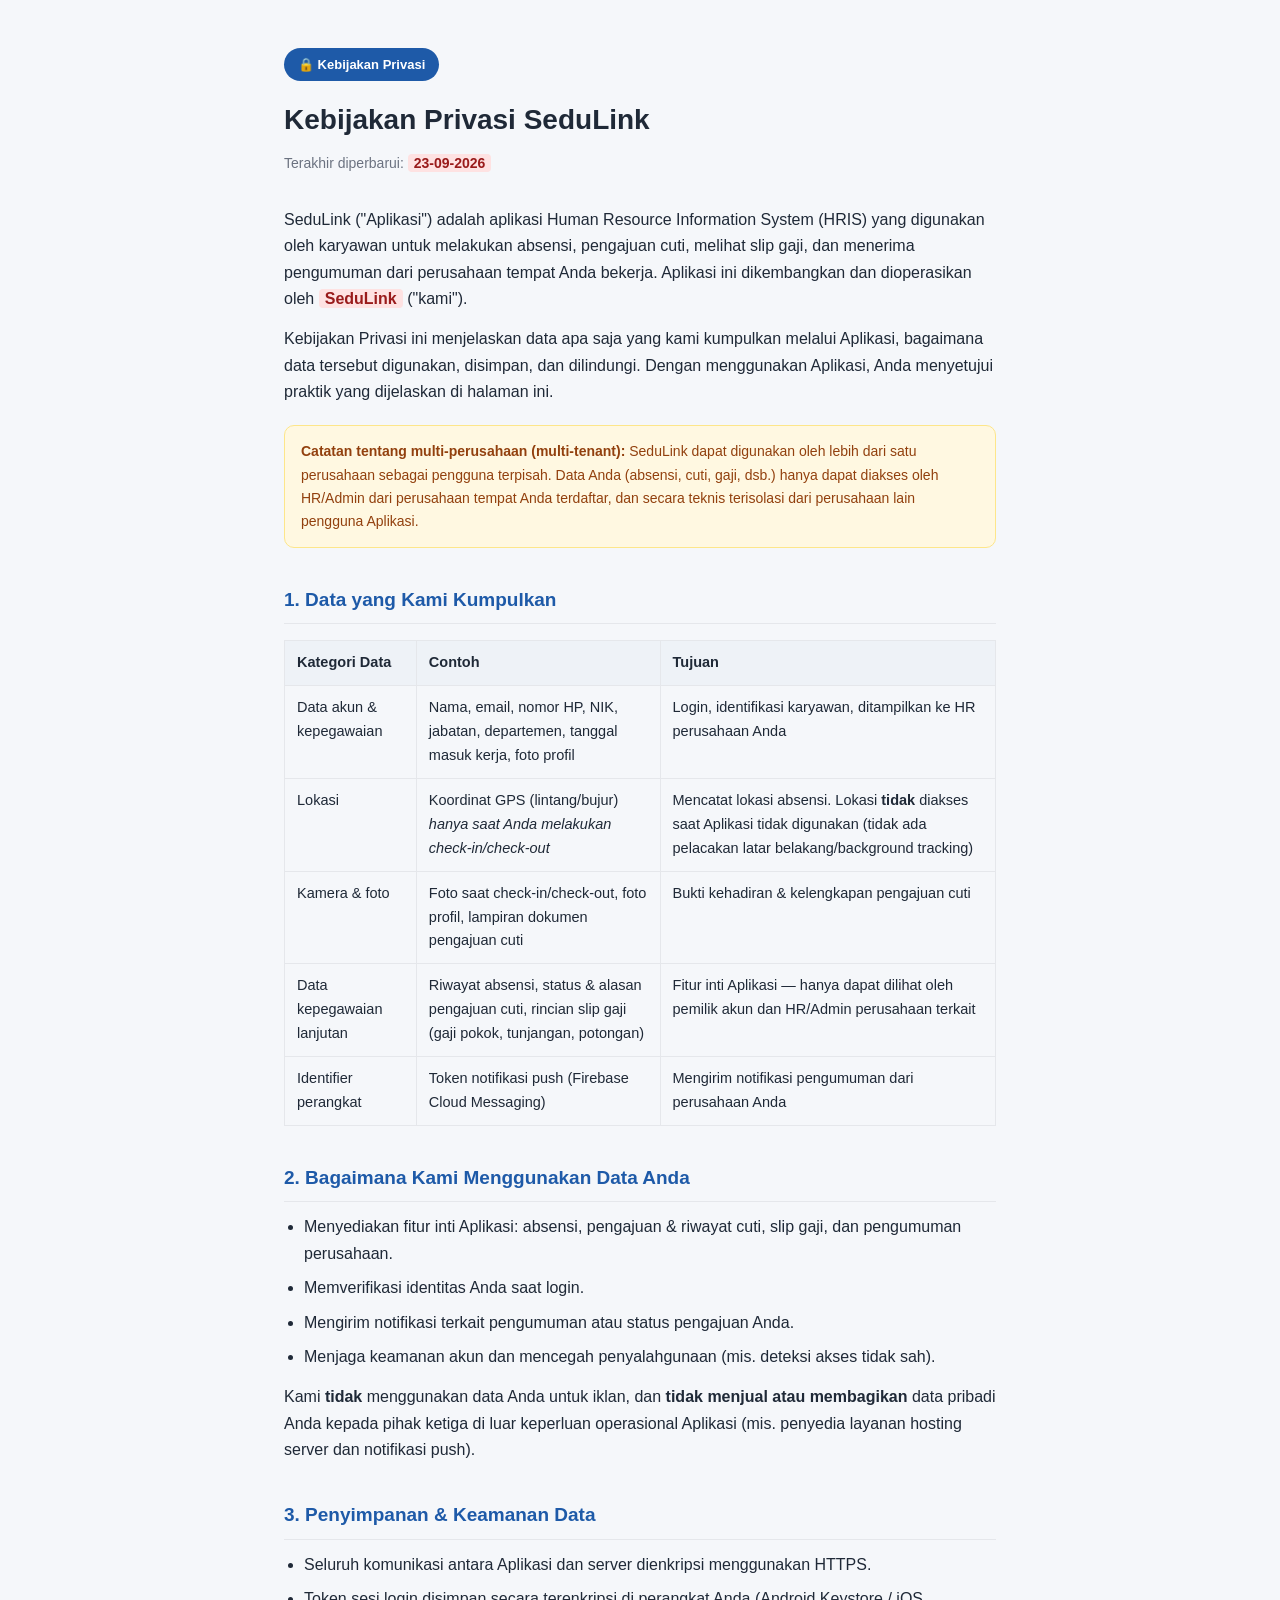
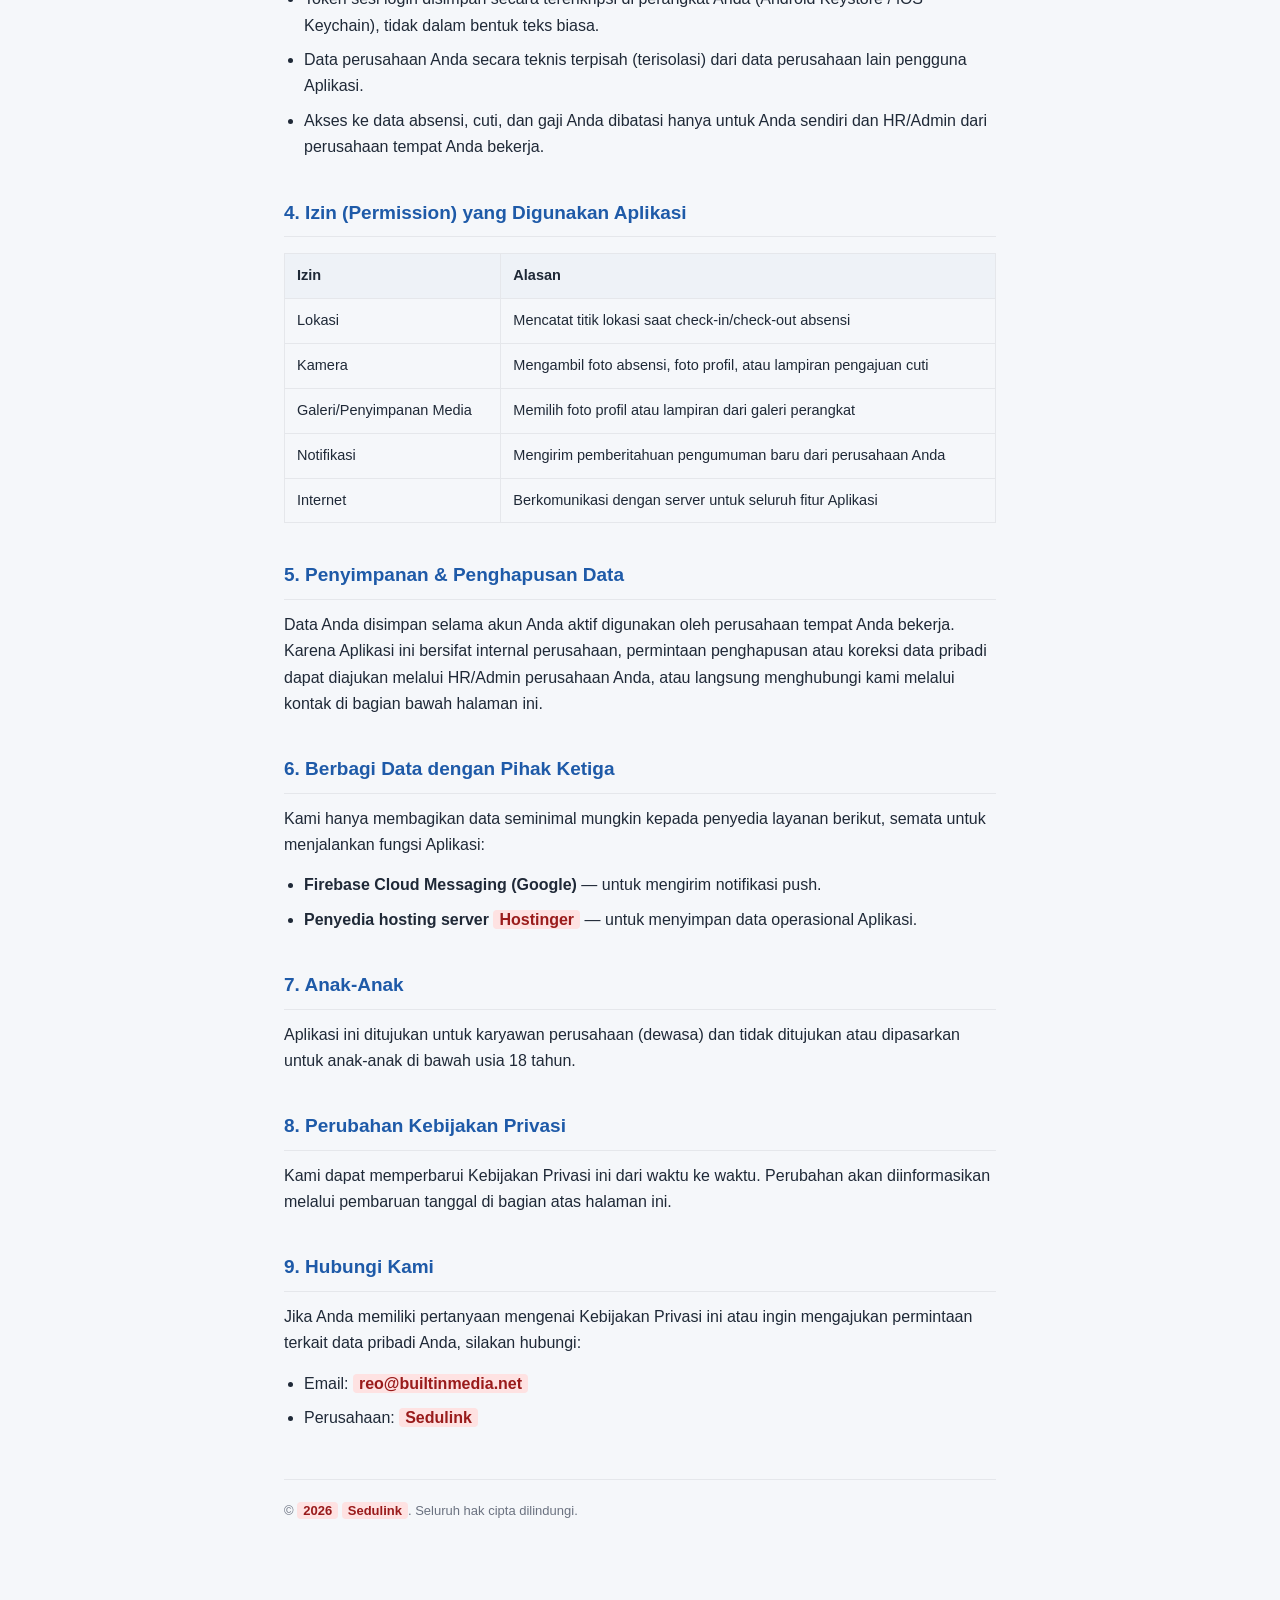
<file: index.html>
<!DOCTYPE html>
<html lang="id">
<head>
<meta charset="UTF-8">
<meta name="viewport" content="width=device-width, initial-scale=1.0">
<title>Kebijakan Privasi — SeduLink</title>
<style>
  :root{
    --primary:#1E5AA8;
    --text:#1f2937;
    --muted:#6b7280;
    --bg:#f5f7fa;
    --border:#e5e7eb;
  }
  *{box-sizing:border-box;}
  body{
    margin:0;
    font-family:-apple-system,BlinkMacSystemFont,"Segoe UI",Roboto,Helvetica,Arial,sans-serif;
    color:var(--text);
    background:var(--bg);
    line-height:1.65;
  }
  .wrap{max-width:760px;margin:0 auto;padding:48px 24px 80px;}
  header{margin-bottom:32px;}
  .badge{
    display:inline-flex;align-items:center;gap:8px;
    background:var(--primary);color:#fff;
    padding:6px 14px;border-radius:20px;
    font-size:13px;font-weight:600;margin-bottom:16px;
  }
  h1{font-size:28px;margin:0 0 8px;color:var(--text);}
  .updated{color:var(--muted);font-size:14px;margin:0;}
  h2{
    font-size:19px;margin:36px 0 12px;
    color:var(--primary);
    border-bottom:1px solid var(--border);
    padding-bottom:8px;
  }
  p{margin:0 0 14px;color:var(--text);}
  ul{margin:0 0 14px;padding-left:20px;}
  li{margin-bottom:8px;}
  table{width:100%;border-collapse:collapse;margin:16px 0 20px;font-size:14.5px;}
  th,td{text-align:left;padding:10px 12px;border:1px solid var(--border);vertical-align:top;}
  th{background:#eef2f7;font-weight:600;}
  .note{
    background:#fff8e1;border:1px solid #fde68a;
    border-radius:10px;padding:14px 16px;
    font-size:14px;color:#92400e;margin:20px 0;
  }
  .placeholder{
    background:#fee2e2;color:#991b1b;
    padding:1px 6px;border-radius:4px;font-weight:600;
  }
  footer{
    margin-top:48px;padding-top:20px;
    border-top:1px solid var(--border);
    color:var(--muted);font-size:13px;
  }
  a{color:var(--primary);}
</style>
</head>
<body>
<div class="wrap">
  <header>
    <span class="badge">🔒 Kebijakan Privasi</span>
    <h1>Kebijakan Privasi SeduLink</h1>
    <p class="updated">Terakhir diperbarui: <span class="placeholder">23-09-2026</span></p>
  </header>

  <p>
    SeduLink ("Aplikasi") adalah aplikasi Human Resource Information System (HRIS)
    yang digunakan oleh karyawan untuk melakukan absensi, pengajuan cuti, melihat
    slip gaji, dan menerima pengumuman dari perusahaan tempat Anda bekerja.
    Aplikasi ini dikembangkan dan dioperasikan oleh
    <strong><span class="placeholder">SeduLink</span></strong>
    ("kami").
  </p>
  <p>
    Kebijakan Privasi ini menjelaskan data apa saja yang kami kumpulkan melalui
    Aplikasi, bagaimana data tersebut digunakan, disimpan, dan dilindungi.
    Dengan menggunakan Aplikasi, Anda menyetujui praktik yang dijelaskan di
    halaman ini.
  </p>

  <div class="note">
    <strong>Catatan tentang multi-perusahaan (multi-tenant):</strong> SeduLink
    dapat digunakan oleh lebih dari satu perusahaan sebagai pengguna terpisah.
    Data Anda (absensi, cuti, gaji, dsb.) hanya dapat diakses oleh HR/Admin dari
    perusahaan tempat Anda terdaftar, dan secara teknis terisolasi dari
    perusahaan lain pengguna Aplikasi.
  </div>

  <h2>1. Data yang Kami Kumpulkan</h2>
  <table>
    <tr><th>Kategori Data</th><th>Contoh</th><th>Tujuan</th></tr>
    <tr>
      <td>Data akun &amp; kepegawaian</td>
      <td>Nama, email, nomor HP, NIK, jabatan, departemen, tanggal masuk kerja, foto profil</td>
      <td>Login, identifikasi karyawan, ditampilkan ke HR perusahaan Anda</td>
    </tr>
    <tr>
      <td>Lokasi</td>
      <td>Koordinat GPS (lintang/bujur) <em>hanya saat Anda melakukan check-in/check-out</em></td>
      <td>Mencatat lokasi absensi. Lokasi <strong>tidak</strong> diakses saat Aplikasi tidak digunakan (tidak ada pelacakan latar belakang/background tracking)</td>
    </tr>
    <tr>
      <td>Kamera &amp; foto</td>
      <td>Foto saat check-in/check-out, foto profil, lampiran dokumen pengajuan cuti</td>
      <td>Bukti kehadiran &amp; kelengkapan pengajuan cuti</td>
    </tr>
    <tr>
      <td>Data kepegawaian lanjutan</td>
      <td>Riwayat absensi, status &amp; alasan pengajuan cuti, rincian slip gaji (gaji pokok, tunjangan, potongan)</td>
      <td>Fitur inti Aplikasi — hanya dapat dilihat oleh pemilik akun dan HR/Admin perusahaan terkait</td>
    </tr>
    <tr>
      <td>Identifier perangkat</td>
      <td>Token notifikasi push (Firebase Cloud Messaging)</td>
      <td>Mengirim notifikasi pengumuman dari perusahaan Anda</td>
    </tr>
  </table>

  <h2>2. Bagaimana Kami Menggunakan Data Anda</h2>
  <ul>
    <li>Menyediakan fitur inti Aplikasi: absensi, pengajuan &amp; riwayat cuti, slip gaji, dan pengumuman perusahaan.</li>
    <li>Memverifikasi identitas Anda saat login.</li>
    <li>Mengirim notifikasi terkait pengumuman atau status pengajuan Anda.</li>
    <li>Menjaga keamanan akun dan mencegah penyalahgunaan (mis. deteksi akses tidak sah).</li>
  </ul>
  <p>
    Kami <strong>tidak</strong> menggunakan data Anda untuk iklan, dan
    <strong>tidak menjual atau membagikan</strong> data pribadi Anda kepada
    pihak ketiga di luar keperluan operasional Aplikasi (mis. penyedia layanan
    hosting server dan notifikasi push).
  </p>

  <h2>3. Penyimpanan &amp; Keamanan Data</h2>
  <ul>
    <li>Seluruh komunikasi antara Aplikasi dan server dienkripsi menggunakan HTTPS.</li>
    <li>Token sesi login disimpan secara terenkripsi di perangkat Anda (Android Keystore / iOS Keychain), tidak dalam bentuk teks biasa.</li>
    <li>Data perusahaan Anda secara teknis terpisah (terisolasi) dari data perusahaan lain pengguna Aplikasi.</li>
    <li>Akses ke data absensi, cuti, dan gaji Anda dibatasi hanya untuk Anda sendiri dan HR/Admin dari perusahaan tempat Anda bekerja.</li>
  </ul>

  <h2>4. Izin (Permission) yang Digunakan Aplikasi</h2>
  <table>
    <tr><th>Izin</th><th>Alasan</th></tr>
    <tr><td>Lokasi</td><td>Mencatat titik lokasi saat check-in/check-out absensi</td></tr>
    <tr><td>Kamera</td><td>Mengambil foto absensi, foto profil, atau lampiran pengajuan cuti</td></tr>
    <tr><td>Galeri/Penyimpanan Media</td><td>Memilih foto profil atau lampiran dari galeri perangkat</td></tr>
    <tr><td>Notifikasi</td><td>Mengirim pemberitahuan pengumuman baru dari perusahaan Anda</td></tr>
    <tr><td>Internet</td><td>Berkomunikasi dengan server untuk seluruh fitur Aplikasi</td></tr>
  </table>

  <h2>5. Penyimpanan &amp; Penghapusan Data</h2>
  <p>
    Data Anda disimpan selama akun Anda aktif digunakan oleh perusahaan tempat
    Anda bekerja. Karena Aplikasi ini bersifat internal perusahaan, permintaan
    penghapusan atau koreksi data pribadi dapat diajukan melalui HR/Admin
    perusahaan Anda, atau langsung menghubungi kami melalui kontak di bagian
    bawah halaman ini.
  </p>

  <h2>6. Berbagi Data dengan Pihak Ketiga</h2>
  <p>Kami hanya membagikan data seminimal mungkin kepada penyedia layanan berikut, semata untuk menjalankan fungsi Aplikasi:</p>
  <ul>
    <li><strong>Firebase Cloud Messaging (Google)</strong> — untuk mengirim notifikasi push.</li>
    <li><strong>Penyedia hosting server</strong> <span class="placeholder">Hostinger</span> — untuk menyimpan data operasional Aplikasi.</li>
  </ul>

  <h2>7. Anak-Anak</h2>
  <p>
    Aplikasi ini ditujukan untuk karyawan perusahaan (dewasa) dan tidak
    ditujukan atau dipasarkan untuk anak-anak di bawah usia 18 tahun.
  </p>

  <h2>8. Perubahan Kebijakan Privasi</h2>
  <p>
    Kami dapat memperbarui Kebijakan Privasi ini dari waktu ke waktu. Perubahan
    akan diinformasikan melalui pembaruan tanggal di bagian atas halaman ini.
  </p>

  <h2>9. Hubungi Kami</h2>
  <p>
    Jika Anda memiliki pertanyaan mengenai Kebijakan Privasi ini atau ingin
    mengajukan permintaan terkait data pribadi Anda, silakan hubungi:
  </p>
  <ul>
    <li>Email: <span class="placeholder">reo@builtinmedia.net</span></li>
    <li>Perusahaan: <span class="placeholder">Sedulink</span></li>
  </ul>

  <footer>
    © <span class="placeholder">2026</span> <span class="placeholder">Sedulink</span>. Seluruh hak cipta dilindungi.
  </footer>
</div>
</body>
</html>
</file>
